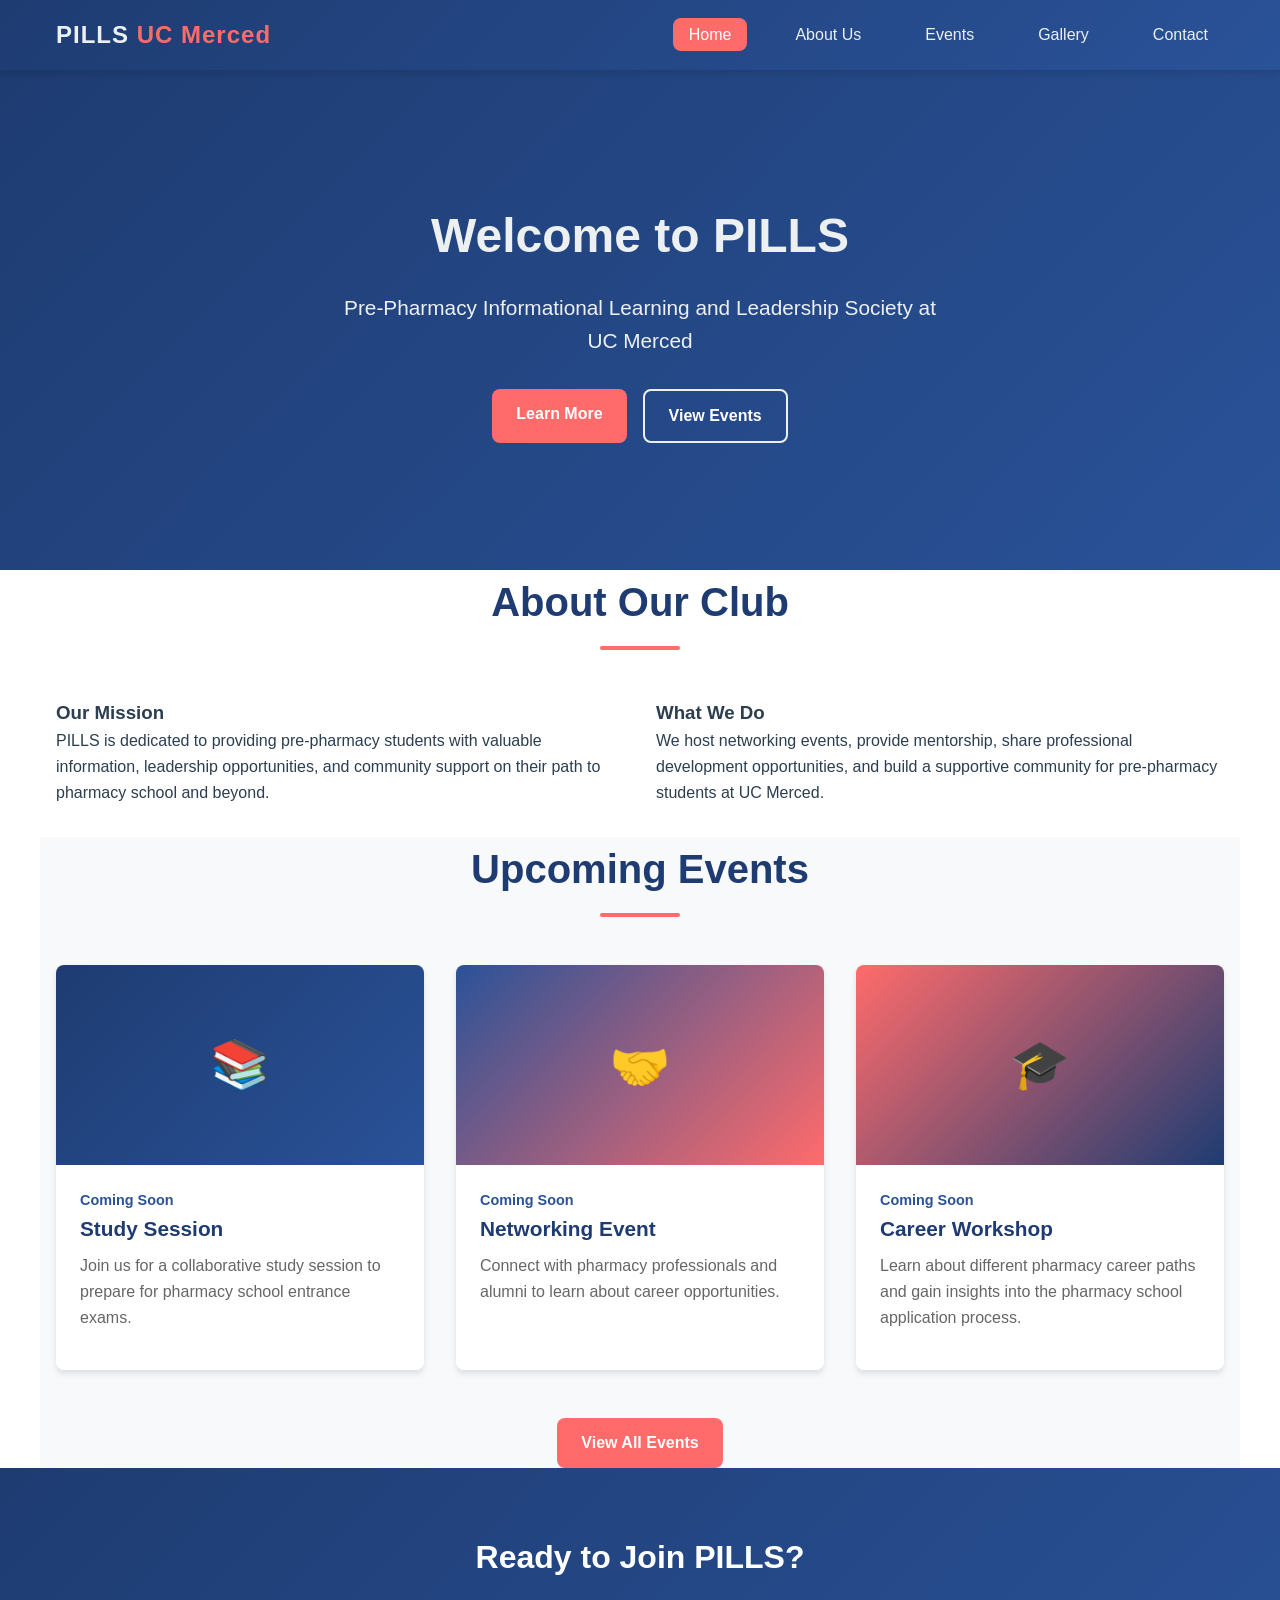
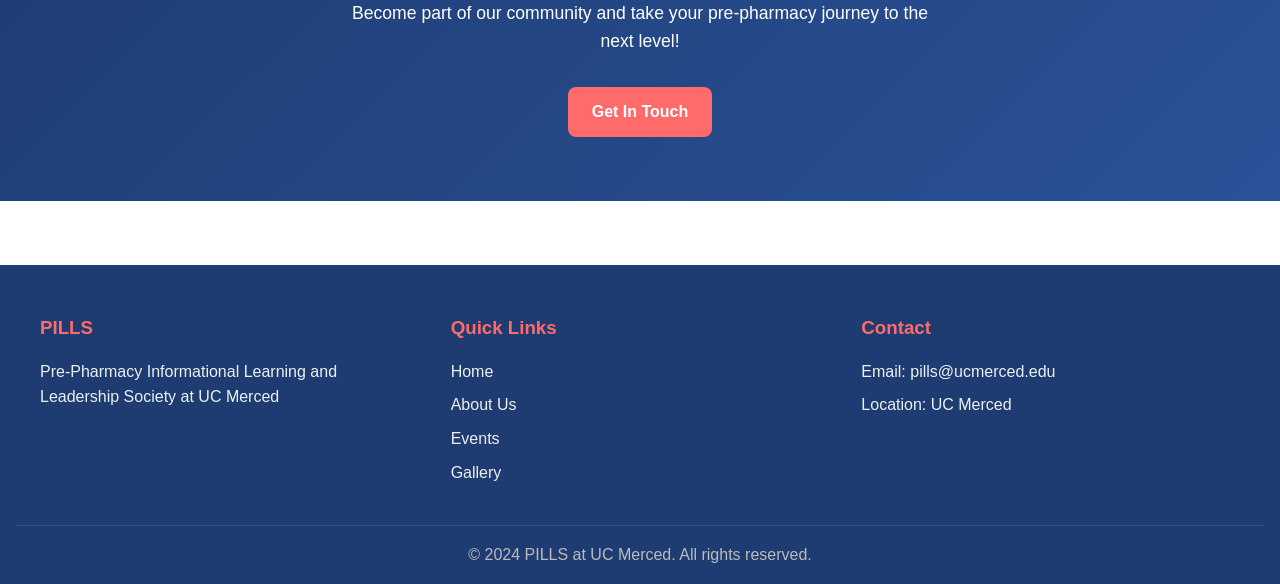
<file: index.html>
<!DOCTYPE html>
<html lang="en">
<head>
  <meta charset="UTF-8">
  <meta name="viewport" content="width=device-width, initial-scale=1.0">
  <title>PILLS at UC Merced - Pre-Pharmacy Club</title>
  <link rel="stylesheet" href="assets/css/styles.css">
</head>
<body>
  <!-- Header & Navigation -->
  <header>
    <div class="header-container">
      <div class="logo">PILLS <span>UC Merced</span></div>
      <button class="menu-toggle">☰</button>
      <nav>
        <ul>
          <li><a href="index.html" class="active">Home</a></li>
          <li><a href="about.html">About Us</a></li>
          <li><a href="events.html">Events</a></li>
          <li><a href="gallery.html">Gallery</a></li>
          <li><a href="contact.html">Contact</a></li>
        </ul>
      </nav>
    </div>
  </header>

  <!-- Hero Section -->
  <section class="hero">
    <div class="container">
      <h1>Welcome to PILLS</h1>
      <p>Pre-Pharmacy Informational Learning and Leadership Society at UC Merced</p>
      <div class="hero-buttons">
        <a href="about.html" class="btn btn-primary">Learn More</a>
        <a href="events.html" class="btn btn-secondary">View Events</a>
      </div>
    </div>
  </section>

  <!-- About Preview Section -->
  <section class="container">
    <h2 class="section-title">About Our Club</h2>
    <div class="grid grid-2">
      <div>
        <h3>Our Mission</h3>
        <p>PILLS is dedicated to providing pre-pharmacy students with valuable information, leadership opportunities, and community support on their path to pharmacy school and beyond.</p>
      </div>
      <div>
        <h3>What We Do</h3>
        <p>We host networking events, provide mentorship, share professional development opportunities, and build a supportive community for pre-pharmacy students at UC Merced.</p>
      </div>
    </div>
  </section>

  <!-- Upcoming Events Preview -->
  <section class="container">
    <h2 class="section-title">Upcoming Events</h2>
    <div class="grid grid-3">
      <div class="card">
        <div style="height: 200px; background: linear-gradient(135deg, #1e3c72, #2a5298); display: flex; align-items: center; justify-content: center; color: white; font-size: 3rem;">📚</div>
        <div class="card-content">
          <div class="card-date">Coming Soon</div>
          <h3 class="card-title">Study Session</h3>
          <p class="card-text">Join us for a collaborative study session to prepare for pharmacy school entrance exams.</p>
        </div>
      </div>
      <div class="card">
        <div style="height: 200px; background: linear-gradient(135deg, #2a5298, #ff6b6b); display: flex; align-items: center; justify-content: center; color: white; font-size: 3rem;">🤝</div>
        <div class="card-content">
          <div class="card-date">Coming Soon</div>
          <h3 class="card-title">Networking Event</h3>
          <p class="card-text">Connect with pharmacy professionals and alumni to learn about career opportunities.</p>
        </div>
      </div>
      <div class="card">
        <div style="height: 200px; background: linear-gradient(135deg, #ff6b6b, #1e3c72); display: flex; align-items: center; justify-content: center; color: white; font-size: 3rem;">🎓</div>
        <div class="card-content">
          <div class="card-date">Coming Soon</div>
          <h3 class="card-title">Career Workshop</h3>
          <p class="card-text">Learn about different pharmacy career paths and gain insights into the pharmacy school application process.</p>
        </div>
      </div>
    </div>
    <div class="text-center mt-3">
      <a href="events.html" class="btn btn-primary">View All Events</a>
    </div>
  </section>

  <!-- Call to Action -->
  <section style="background: linear-gradient(135deg, #1e3c72, #2a5298); color: white; text-align: center;">
    <div class="container">
      <h2 style="font-size: 2rem; margin-bottom: 1rem;">Ready to Join PILLS?</h2>
      <p style="font-size: 1.1rem; margin-bottom: 2rem; max-width: 600px; margin-left: auto; margin-right: auto;">Become part of our community and take your pre-pharmacy journey to the next level!</p>
      <a href="contact.html" class="btn btn-primary">Get In Touch</a>
    </div>
  </section>

  <!-- Footer -->
  <footer>
    <div class="footer-content">
      <div class="footer-section">
        <h3>PILLS</h3>
        <p>Pre-Pharmacy Informational Learning and Leadership Society at UC Merced</p>
      </div>
      <div class="footer-section">
        <h3>Quick Links</h3>
        <ul>
          <li><a href="index.html">Home</a></li>
          <li><a href="about.html">About Us</a></li>
          <li><a href="events.html">Events</a></li>
          <li><a href="gallery.html">Gallery</a></li>
        </ul>
      </div>
      <div class="footer-section">
        <h3>Contact</h3>
        <ul>
          <li>Email: <a href="mailto:pills@ucmerced.edu">pills@ucmerced.edu</a></li>
          <li>Location: UC Merced</li>
        </ul>
      </div>
    </div>
    <div class="footer-bottom">
      <p>&copy; 2024 PILLS at UC Merced. All rights reserved.</p>
    </div>
  </footer>

  <script src="assets/js/script.js"></script>
</body>
</html>
</file>
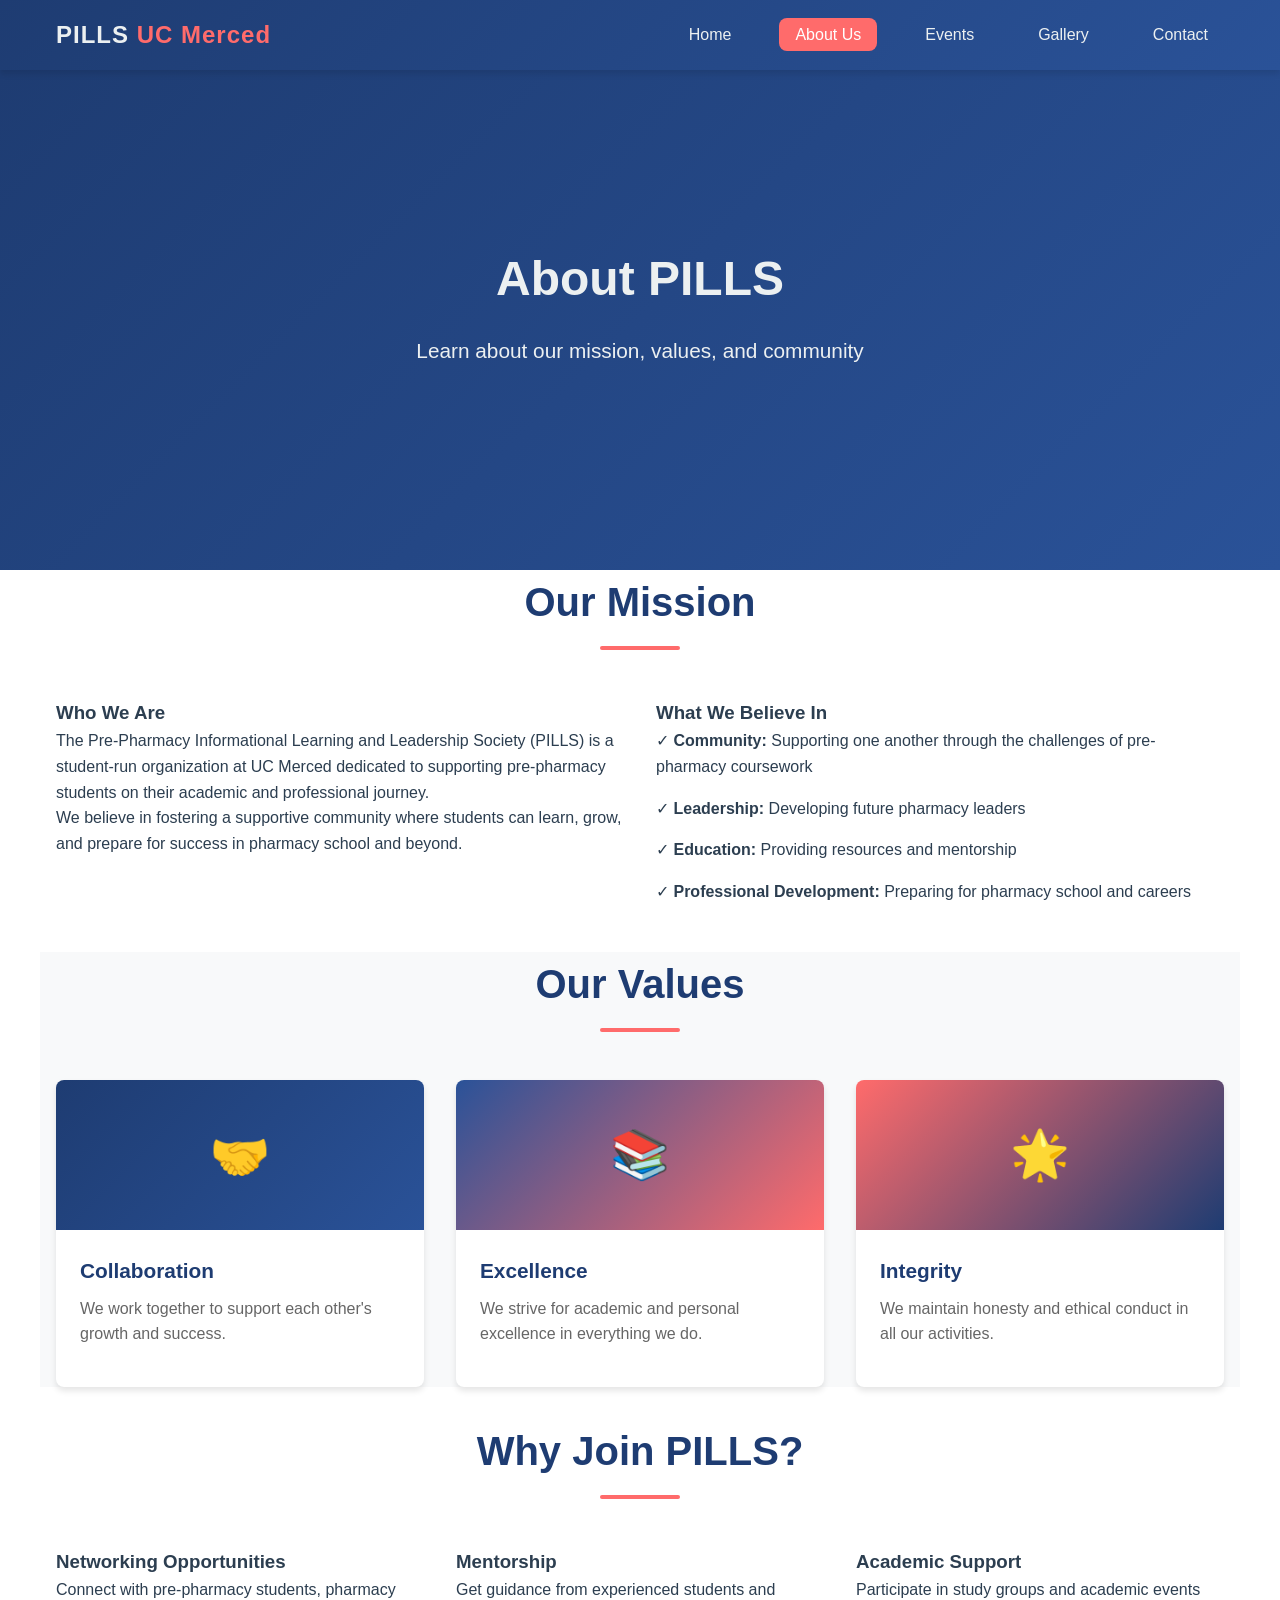
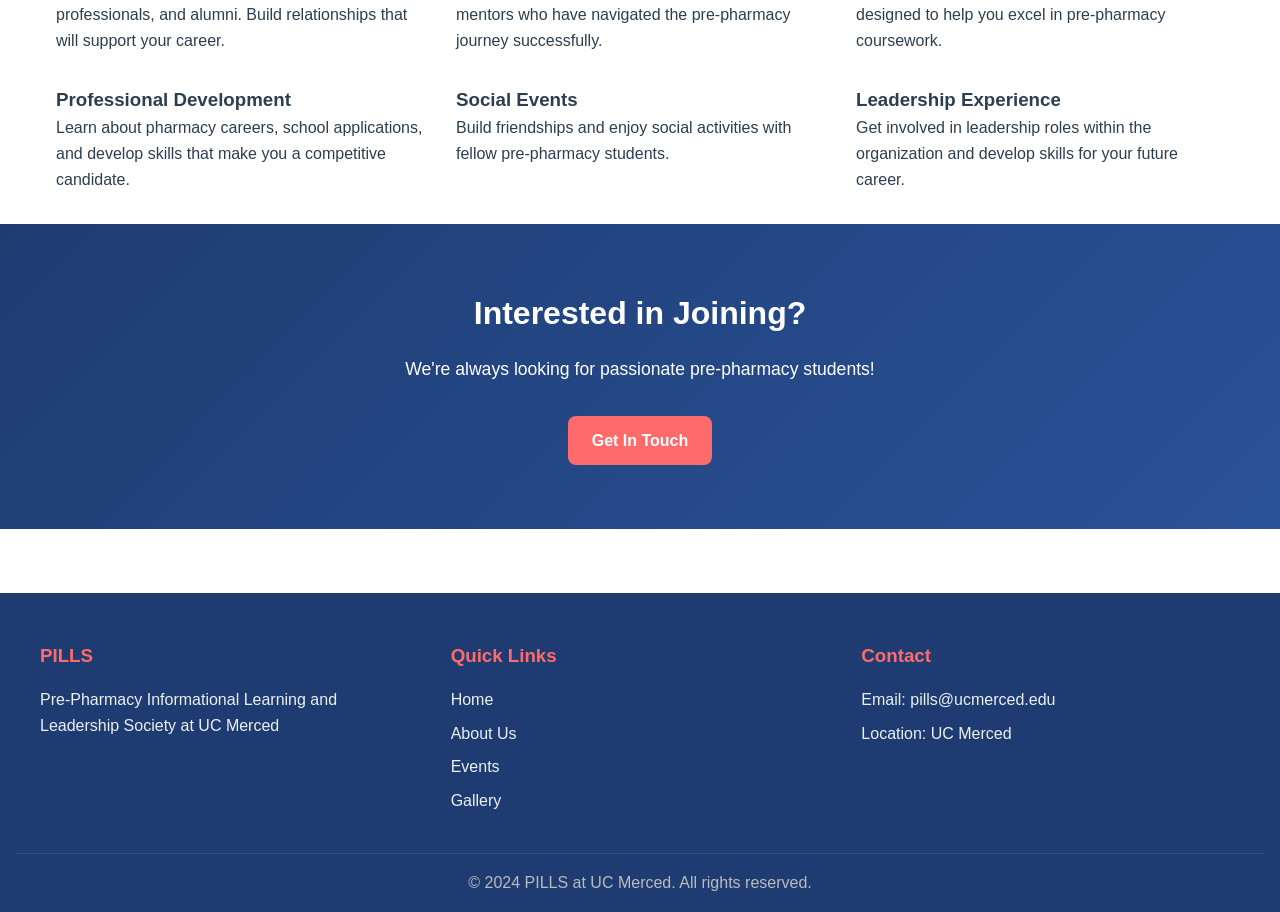
<file: about.html>
<!DOCTYPE html>
<html lang="en">
<head>
  <meta charset="UTF-8">
  <meta name="viewport" content="width=device-width, initial-scale=1.0">
  <title>About Us - PILLS at UC Merced</title>
  <link rel="stylesheet" href="assets/css/styles.css">
</head>
<body>
  <!-- Header & Navigation -->
  <header>
    <div class="header-container">
      <div class="logo">PILLS <span>UC Merced</span></div>
      <button class="menu-toggle">☰</button>
      <nav>
        <ul>
          <li><a href="index.html">Home</a></li>
          <li><a href="about.html" class="active">About Us</a></li>
          <li><a href="events.html">Events</a></li>
          <li><a href="gallery.html">Gallery</a></li>
          <li><a href="contact.html">Contact</a></li>
        </ul>
      </nav>
    </div>
  </header>

  <!-- Hero Section -->
  <section class="hero">
    <div class="container">
      <h1>About PILLS</h1>
      <p>Learn about our mission, values, and community</p>
    </div>
  </section>

  <!-- Mission Section -->
  <section class="container">
    <h2 class="section-title">Our Mission</h2>
    <div class="grid grid-2">
      <div>
        <h3>Who We Are</h3>
        <p>The Pre-Pharmacy Informational Learning and Leadership Society (PILLS) is a student-run organization at UC Merced dedicated to supporting pre-pharmacy students on their academic and professional journey.</p>
        <p>We believe in fostering a supportive community where students can learn, grow, and prepare for success in pharmacy school and beyond.</p>
      </div>
      <div>
        <h3>What We Believe In</h3>
        <ul style="list-style: none; padding: 0;">
          <li style="margin-bottom: 1rem;">✓ <strong>Community:</strong> Supporting one another through the challenges of pre-pharmacy coursework</li>
          <li style="margin-bottom: 1rem;">✓ <strong>Leadership:</strong> Developing future pharmacy leaders</li>
          <li style="margin-bottom: 1rem;">✓ <strong>Education:</strong> Providing resources and mentorship</li>
          <li style="margin-bottom: 1rem;">✓ <strong>Professional Development:</strong> Preparing for pharmacy school and careers</li>
        </ul>
      </div>
    </div>
  </section>

  <!-- Values Section -->
  <section class="container">
    <h2 class="section-title">Our Values</h2>
    <div class="grid grid-3">
      <div class="card">
        <div style="height: 150px; background: linear-gradient(135deg, #1e3c72, #2a5298); display: flex; align-items: center; justify-content: center; color: white; font-size: 3rem;">🤝</div>
        <div class="card-content">
          <h3 class="card-title">Collaboration</h3>
          <p class="card-text">We work together to support each other's growth and success.</p>
        </div>
      </div>
      <div class="card">
        <div style="height: 150px; background: linear-gradient(135deg, #2a5298, #ff6b6b); display: flex; align-items: center; justify-content: center; color: white; font-size: 3rem;">📚</div>
        <div class="card-content">
          <h3 class="card-title">Excellence</h3>
          <p class="card-text">We strive for academic and personal excellence in everything we do.</p>
        </div>
      </div>
      <div class="card">
        <div style="height: 150px; background: linear-gradient(135deg, #ff6b6b, #1e3c72); display: flex; align-items: center; justify-content: center; color: white; font-size: 3rem;">🌟</div>
        <div class="card-content">
          <h3 class="card-title">Integrity</h3>
          <p class="card-text">We maintain honesty and ethical conduct in all our activities.</p>
        </div>
      </div>
    </div>
  </section>

  <!-- Why Join Section -->
  <section class="container">
    <h2 class="section-title">Why Join PILLS?</h2>
    <div class="grid grid-2">
      <div>
        <h3>Networking Opportunities</h3>
        <p>Connect with pre-pharmacy students, pharmacy professionals, and alumni. Build relationships that will support your career.</p>
      </div>
      <div>
        <h3>Mentorship</h3>
        <p>Get guidance from experienced students and mentors who have navigated the pre-pharmacy journey successfully.</p>
      </div>
      <div>
        <h3>Academic Support</h3>
        <p>Participate in study groups and academic events designed to help you excel in pre-pharmacy coursework.</p>
      </div>
      <div>
        <h3>Professional Development</h3>
        <p>Learn about pharmacy careers, school applications, and develop skills that make you a competitive candidate.</p>
      </div>
      <div>
        <h3>Social Events</h3>
        <p>Build friendships and enjoy social activities with fellow pre-pharmacy students.</p>
      </div>
      <div>
        <h3>Leadership Experience</h3>
        <p>Get involved in leadership roles within the organization and develop skills for your future career.</p>
      </div>
    </div>
  </section>

  <!-- Call to Action -->
  <section style="background: linear-gradient(135deg, #1e3c72, #2a5298); color: white; text-align: center;">
    <div class="container">
      <h2 style="font-size: 2rem; margin-bottom: 1rem;">Interested in Joining?</h2>
      <p style="font-size: 1.1rem; margin-bottom: 2rem;">We're always looking for passionate pre-pharmacy students!</p>
      <a href="contact.html" class="btn btn-primary">Get In Touch</a>
    </div>
  </section>

  <!-- Footer -->
  <footer>
    <div class="footer-content">
      <div class="footer-section">
        <h3>PILLS</h3>
        <p>Pre-Pharmacy Informational Learning and Leadership Society at UC Merced</p>
      </div>
      <div class="footer-section">
        <h3>Quick Links</h3>
        <ul>
          <li><a href="index.html">Home</a></li>
          <li><a href="about.html">About Us</a></li>
          <li><a href="events.html">Events</a></li>
          <li><a href="gallery.html">Gallery</a></li>
        </ul>
      </div>
      <div class="footer-section">
        <h3>Contact</h3>
        <ul>
          <li>Email: <a href="mailto:pills@ucmerced.edu">pills@ucmerced.edu</a></li>
          <li>Location: UC Merced</li>
        </ul>
      </div>
    </div>
    <div class="footer-bottom">
      <p>&copy; 2024 PILLS at UC Merced. All rights reserved.</p>
    </div>
  </footer>

  <script src="assets/js/script.js"></script>
</body>
</html>
</file>
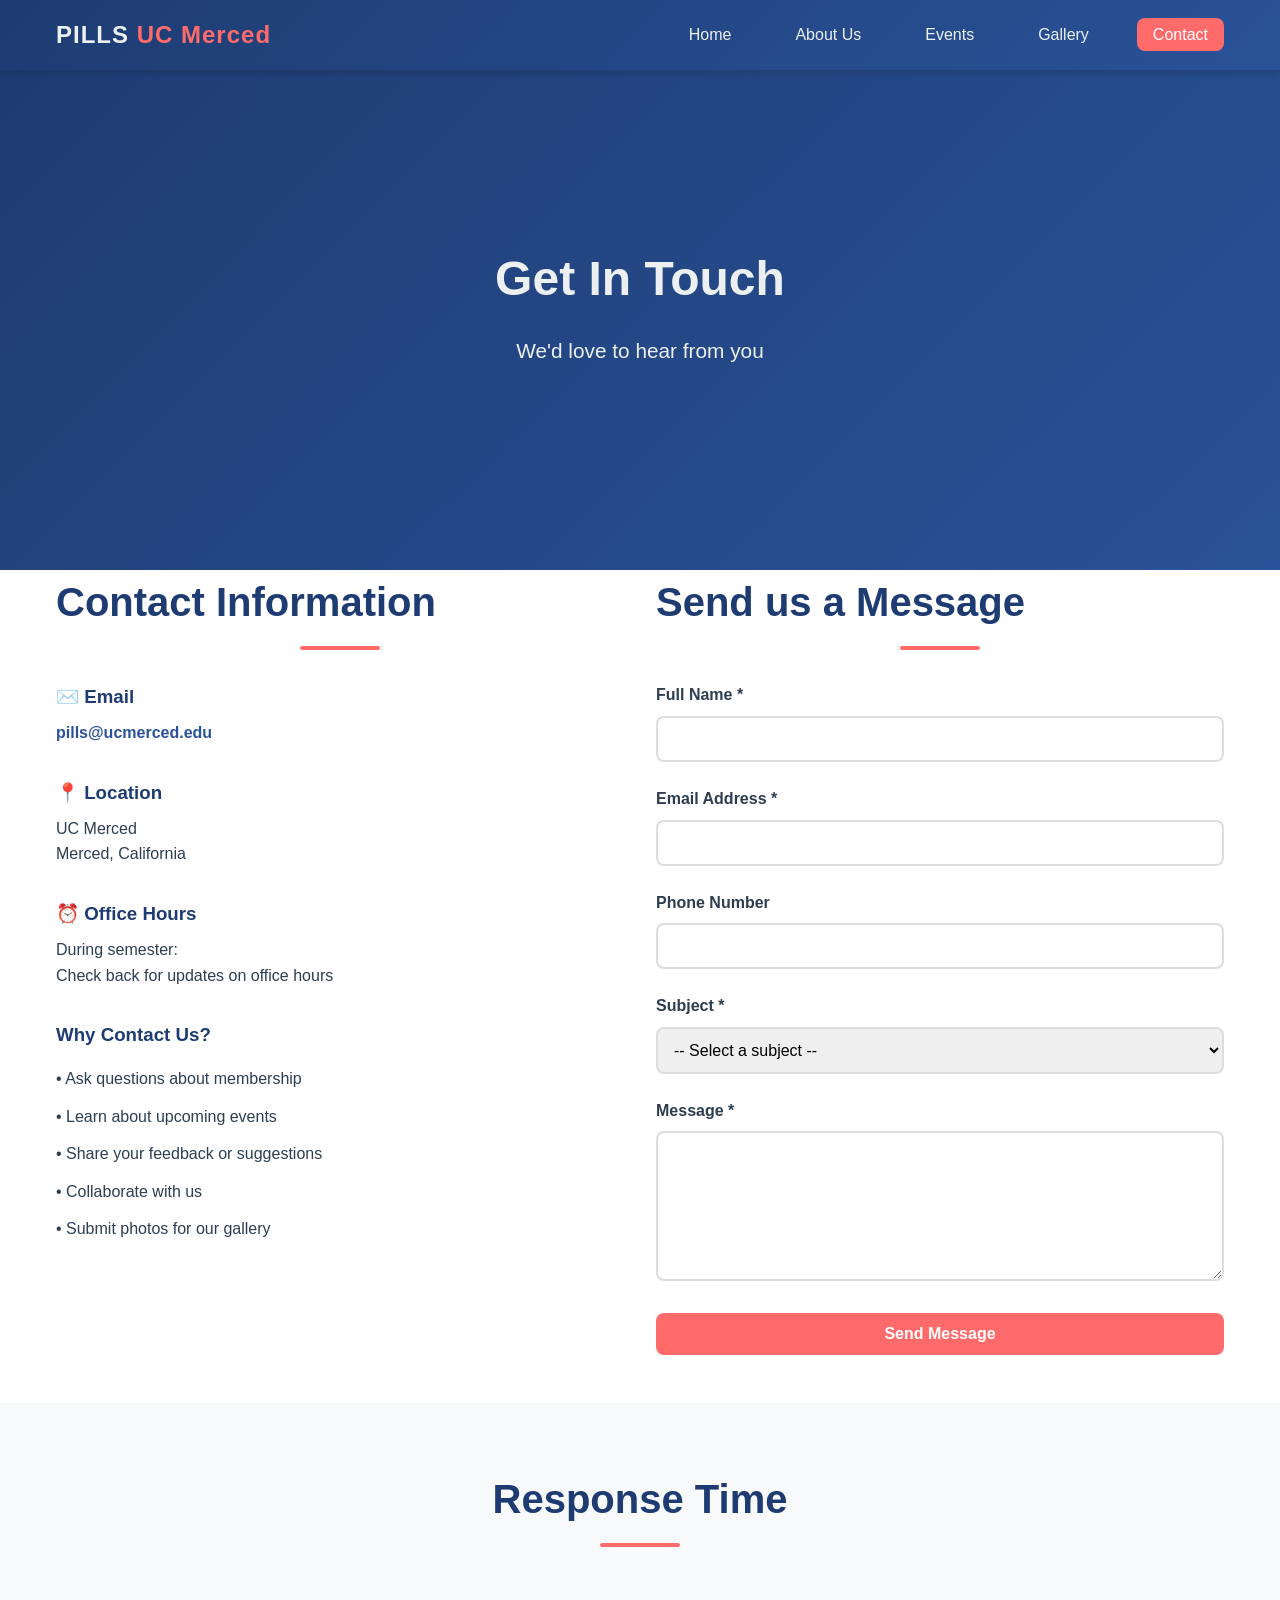
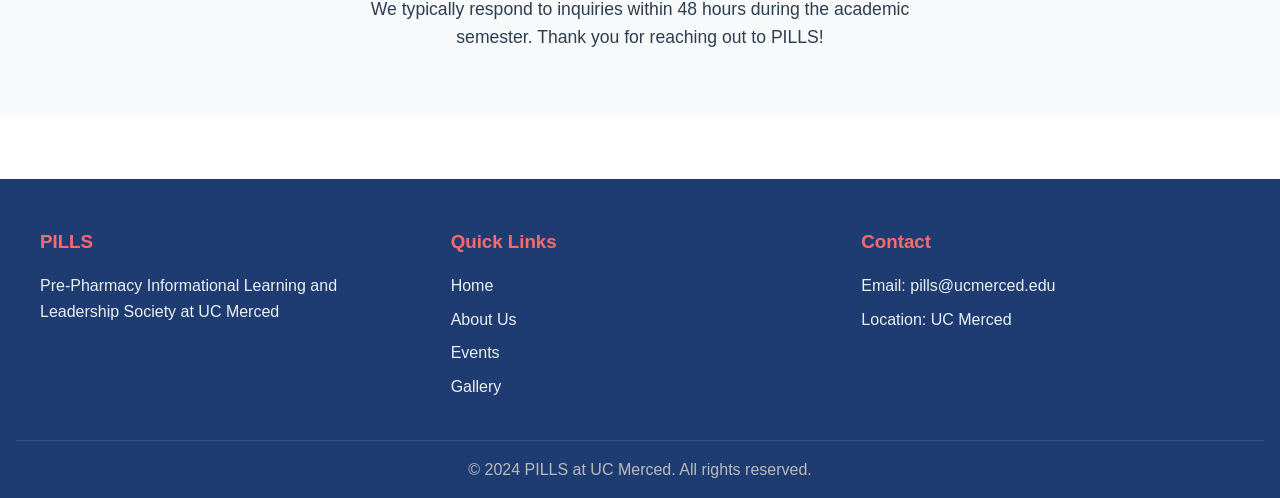
<file: contact.html>
<!DOCTYPE html>
<html lang="en">
<head>
  <meta charset="UTF-8">
  <meta name="viewport" content="width=device-width, initial-scale=1.0">
  <title>Contact - PILLS at UC Merced</title>
  <link rel="stylesheet" href="assets/css/styles.css">
</head>
<body>
  <!-- Header & Navigation -->
  <header>
    <div class="header-container">
      <div class="logo">PILLS <span>UC Merced</span></div>
      <button class="menu-toggle">☰</button>
      <nav>
        <ul>
          <li><a href="index.html">Home</a></li>
          <li><a href="about.html">About Us</a></li>
          <li><a href="events.html">Events</a></li>
          <li><a href="gallery.html">Gallery</a></li>
          <li><a href="contact.html" class="active">Contact</a></li>
        </ul>
      </nav>
    </div>
  </header>

  <!-- Hero Section -->
  <section class="hero">
    <div class="container">
      <h1>Get In Touch</h1>
      <p>We'd love to hear from you</p>
    </div>
  </section>

  <!-- Contact Information & Form Section -->
  <section class="container">
    <div class="grid grid-2" style="margin-bottom: 3rem;">
      <!-- Contact Info -->
      <div>
        <h2 class="section-title" style="text-align: left; margin-bottom: 2rem;">Contact Information</h2>
        
        <div style="margin-bottom: 2rem;">
          <h3 style="color: var(--primary-color); margin-bottom: 0.5rem;">✉️ Email</h3>
          <p><a href="mailto:pills@ucmerced.edu" style="color: var(--secondary-color); font-weight: 600;">pills@ucmerced.edu</a></p>
        </div>

        <div style="margin-bottom: 2rem;">
          <h3 style="color: var(--primary-color); margin-bottom: 0.5rem;">📍 Location</h3>
          <p>UC Merced<br>Merced, California</p>
        </div>

        <div style="margin-bottom: 2rem;">
          <h3 style="color: var(--primary-color); margin-bottom: 0.5rem;">⏰ Office Hours</h3>
          <p>During semester:<br>Check back for updates on office hours</p>
        </div>

        <div>
          <h3 style="color: var(--primary-color); margin-bottom: 1rem;">Why Contact Us?</h3>
          <ul style="list-style: none; padding: 0;">
            <li style="margin-bottom: 0.75rem;">• Ask questions about membership</li>
            <li style="margin-bottom: 0.75rem;">• Learn about upcoming events</li>
            <li style="margin-bottom: 0.75rem;">• Share your feedback or suggestions</li>
            <li style="margin-bottom: 0.75rem;">• Collaborate with us</li>
            <li style="margin-bottom: 0.75rem;">• Submit photos for our gallery</li>
          </ul>
        </div>
      </div>

      <!-- Contact Form -->
      <div>
        <h2 class="section-title" style="text-align: left; margin-bottom: 2rem;">Send us a Message</h2>
        <form id="contactForm">
          <div class="form-group">
            <label for="name">Full Name *</label>
            <input type="text" id="name" name="name" required>
          </div>

          <div class="form-group">
            <label for="email">Email Address *</label>
            <input type="email" id="email" name="email" required>
          </div>

          <div class="form-group">
            <label for="phone">Phone Number</label>
            <input type="tel" id="phone" name="phone">
          </div>

          <div class="form-group">
            <label for="subject">Subject *</label>
            <select id="subject" name="subject" required>
              <option value="">-- Select a subject --</option>
              <option value="membership">Membership Inquiry</option>
              <option value="events">Events & Activities</option>
              <option value="mentorship">Mentorship</option>
              <option value="feedback">Feedback</option>
              <option value="collaboration">Collaboration</option>
              <option value="other">Other</option>
            </select>
          </div>

          <div class="form-group">
            <label for="message">Message *</label>
            <textarea id="message" name="message" required></textarea>
          </div>

          <button type="submit" class="btn btn-primary" style="width: 100%;">Send Message</button>
        </form>
      </div>
    </div>
  </section>

  <!-- Response Time Section -->
  <section style="background: var(--light-bg);">
    <div class="container text-center">
      <h2 class="section-title">Response Time</h2>
      <p style="font-size: 1.1rem; max-width: 600px; margin: 0 auto;">We typically respond to inquiries within 48 hours during the academic semester. Thank you for reaching out to PILLS!</p>
    </div>
  </section>

  <!-- Footer -->
  <footer>
    <div class="footer-content">
      <div class="footer-section">
        <h3>PILLS</h3>
        <p>Pre-Pharmacy Informational Learning and Leadership Society at UC Merced</p>
      </div>
      <div class="footer-section">
        <h3>Quick Links</h3>
        <ul>
          <li><a href="index.html">Home</a></li>
          <li><a href="about.html">About Us</a></li>
          <li><a href="events.html">Events</a></li>
          <li><a href="gallery.html">Gallery</a></li>
        </ul>
      </div>
      <div class="footer-section">
        <h3>Contact</h3>
        <ul>
          <li>Email: <a href="mailto:pills@ucmerced.edu">pills@ucmerced.edu</a></li>
          <li>Location: UC Merced</li>
        </ul>
      </div>
    </div>
    <div class="footer-bottom">
      <p>&copy; 2024 PILLS at UC Merced. All rights reserved.</p>
    </div>
  </footer>

  <script src="assets/js/script.js"></script>
</body>
</html>
</file>
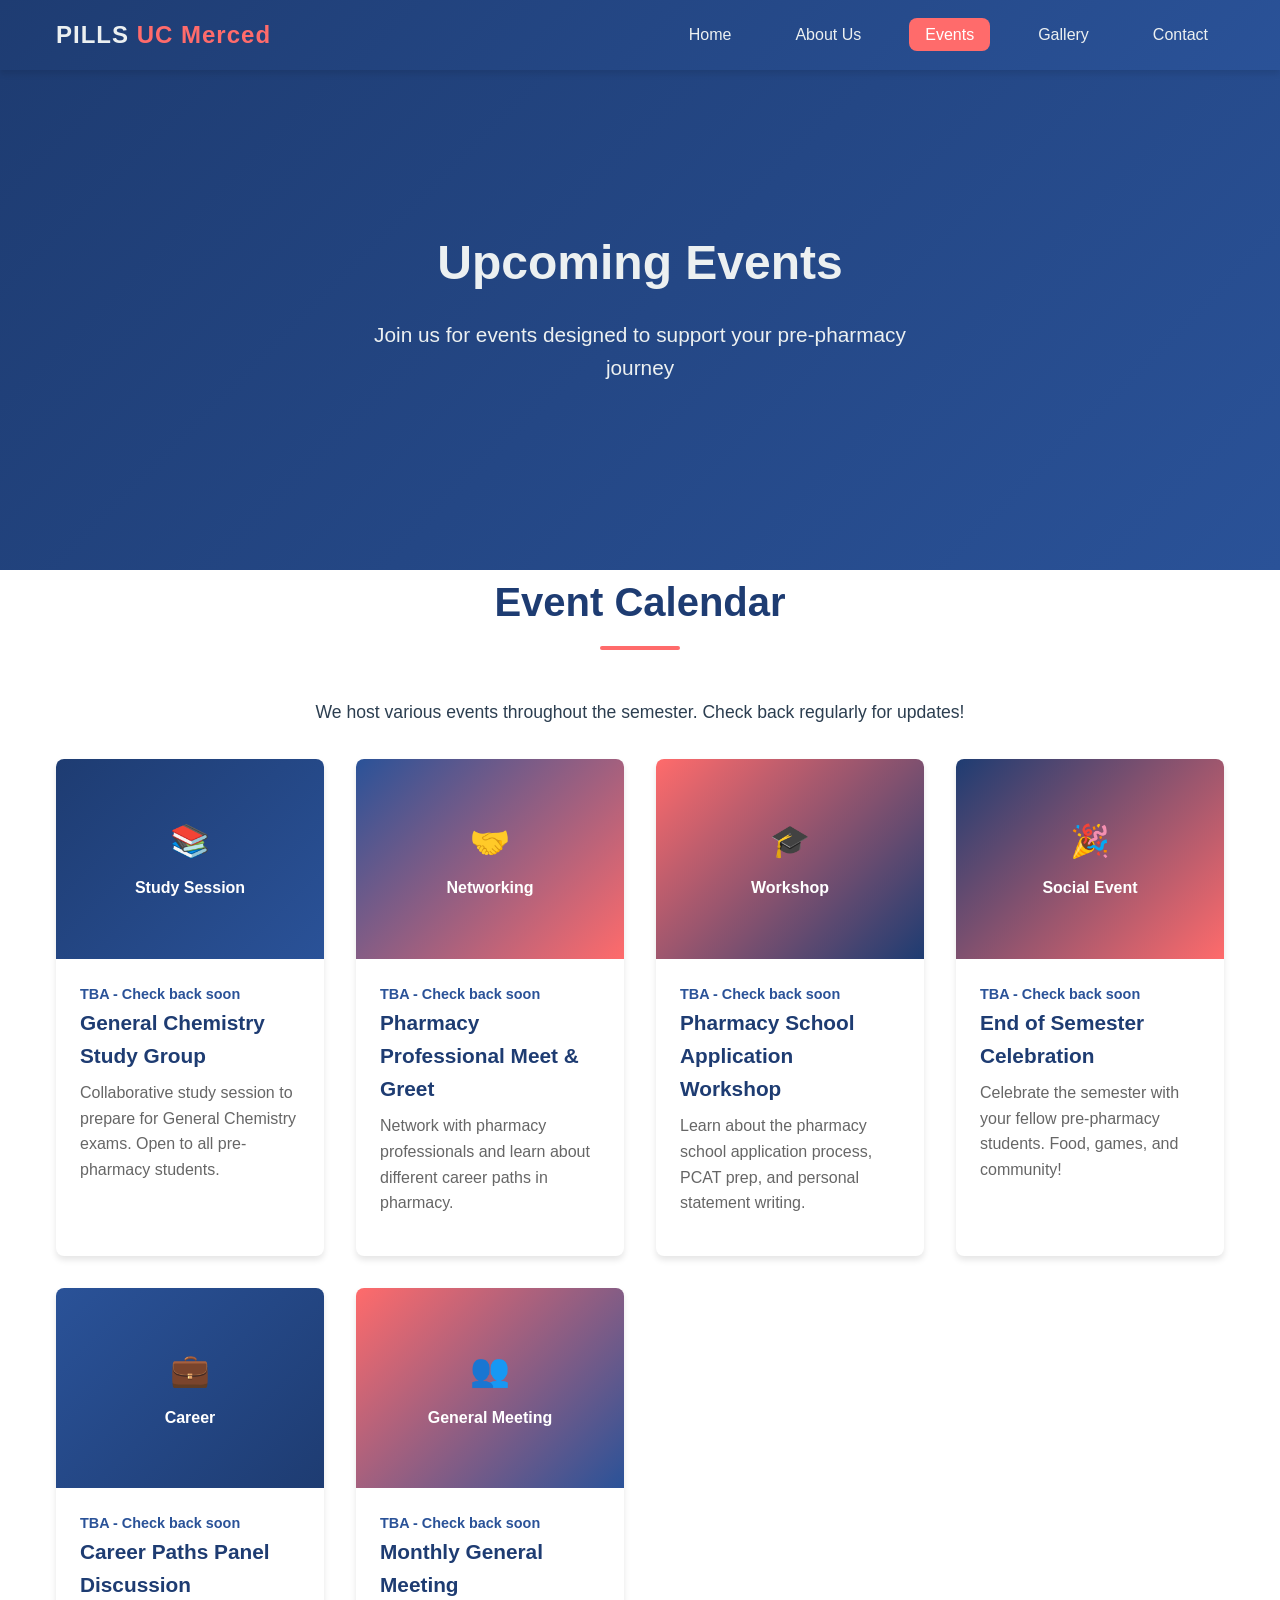
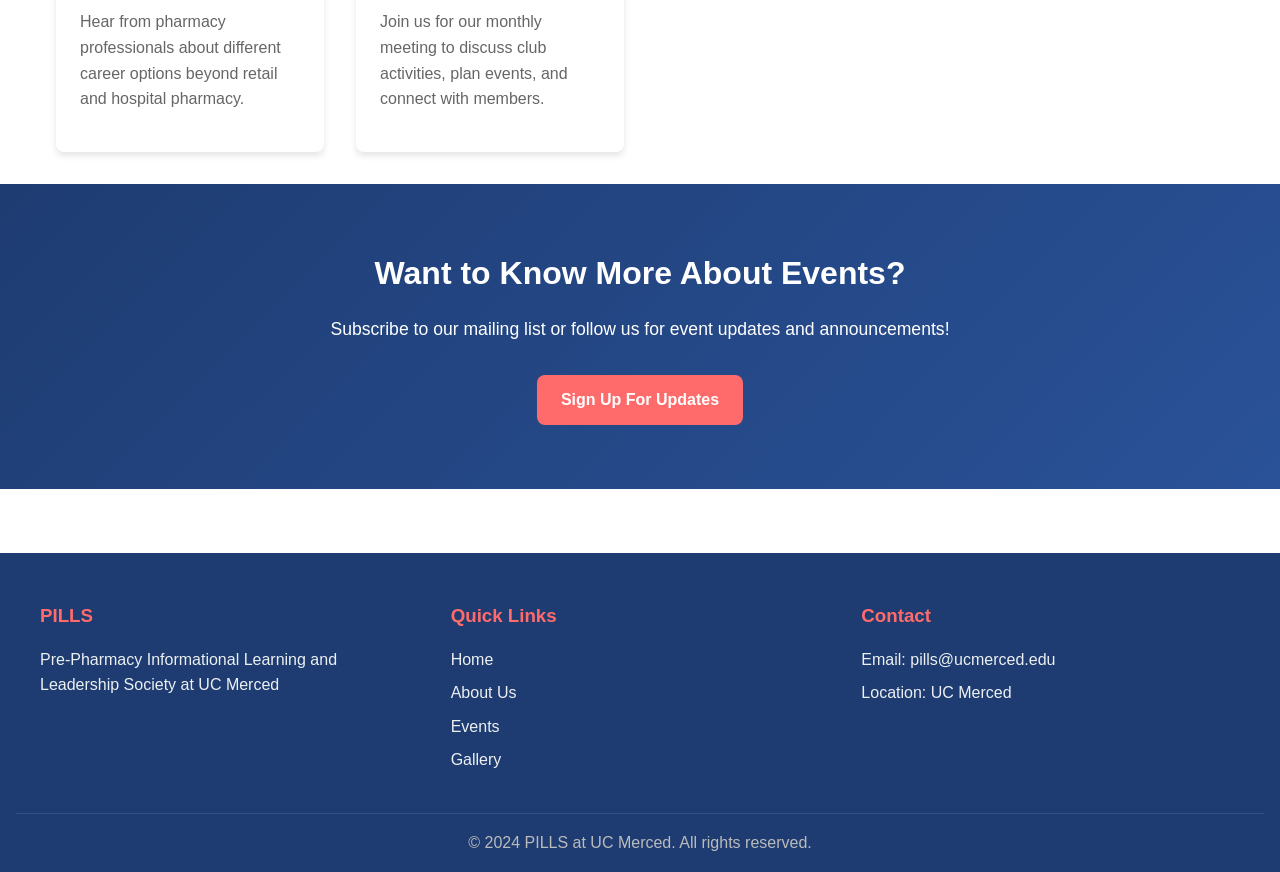
<file: events.html>
<!DOCTYPE html>
<html lang="en">
<head>
  <meta charset="UTF-8">
  <meta name="viewport" content="width=device-width, initial-scale=1.0">
  <title>Events - PILLS at UC Merced</title>
  <link rel="stylesheet" href="assets/css/styles.css">
</head>
<body>
  <!-- Header & Navigation -->
  <header>
    <div class="header-container">
      <div class="logo">PILLS <span>UC Merced</span></div>
      <button class="menu-toggle">☰</button>
      <nav>
        <ul>
          <li><a href="index.html">Home</a></li>
          <li><a href="about.html">About Us</a></li>
          <li><a href="events.html" class="active">Events</a></li>
          <li><a href="gallery.html">Gallery</a></li>
          <li><a href="contact.html">Contact</a></li>
        </ul>
      </nav>
    </div>
  </header>

  <!-- Hero Section -->
  <section class="hero">
    <div class="container">
      <h1>Upcoming Events</h1>
      <p>Join us for events designed to support your pre-pharmacy journey</p>
    </div>
  </section>

  <!-- Events Calendar Section -->
  <section class="container">
    <h2 class="section-title">Event Calendar</h2>
    <p style="text-align: center; margin-bottom: 2rem; font-size: 1.1rem;">We host various events throughout the semester. Check back regularly for updates!</p>
    
    <div class="grid grid-3">
      <!-- Sample Event 1 -->
      <div class="card">
        <div style="height: 200px; background: linear-gradient(135deg, #1e3c72, #2a5298); display: flex; align-items: center; justify-content: center; color: white; font-size: 3rem; flex-direction: column;">
          <div style="font-size: 2rem; margin-bottom: 0.5rem;">📚</div>
          <div style="font-size: 1rem; font-weight: bold;">Study Session</div>
        </div>
        <div class="card-content">
          <div class="card-date">TBA - Check back soon</div>
          <h3 class="card-title">General Chemistry Study Group</h3>
          <p class="card-text">Collaborative study session to prepare for General Chemistry exams. Open to all pre-pharmacy students.</p>
        </div>
      </div>

      <!-- Sample Event 2 -->
      <div class="card">
        <div style="height: 200px; background: linear-gradient(135deg, #2a5298, #ff6b6b); display: flex; align-items: center; justify-content: center; color: white; font-size: 3rem; flex-direction: column;">
          <div style="font-size: 2rem; margin-bottom: 0.5rem;">🤝</div>
          <div style="font-size: 1rem; font-weight: bold;">Networking</div>
        </div>
        <div class="card-content">
          <div class="card-date">TBA - Check back soon</div>
          <h3 class="card-title">Pharmacy Professional Meet & Greet</h3>
          <p class="card-text">Network with pharmacy professionals and learn about different career paths in pharmacy.</p>
        </div>
      </div>

      <!-- Sample Event 3 -->
      <div class="card">
        <div style="height: 200px; background: linear-gradient(135deg, #ff6b6b, #1e3c72); display: flex; align-items: center; justify-content: center; color: white; font-size: 3rem; flex-direction: column;">
          <div style="font-size: 2rem; margin-bottom: 0.5rem;">🎓</div>
          <div style="font-size: 1rem; font-weight: bold;">Workshop</div>
        </div>
        <div class="card-content">
          <div class="card-date">TBA - Check back soon</div>
          <h3 class="card-title">Pharmacy School Application Workshop</h3>
          <p class="card-text">Learn about the pharmacy school application process, PCAT prep, and personal statement writing.</p>
        </div>
      </div>

      <!-- Sample Event 4 -->
      <div class="card">
        <div style="height: 200px; background: linear-gradient(135deg, #1e3c72, #ff6b6b); display: flex; align-items: center; justify-content: center; color: white; font-size: 3rem; flex-direction: column;">
          <div style="font-size: 2rem; margin-bottom: 0.5rem;">🎉</div>
          <div style="font-size: 1rem; font-weight: bold;">Social Event</div>
        </div>
        <div class="card-content">
          <div class="card-date">TBA - Check back soon</div>
          <h3 class="card-title">End of Semester Celebration</h3>
          <p class="card-text">Celebrate the semester with your fellow pre-pharmacy students. Food, games, and community!</p>
        </div>
      </div>

      <!-- Sample Event 5 -->
      <div class="card">
        <div style="height: 200px; background: linear-gradient(135deg, #2a5298, #1e3c72); display: flex; align-items: center; justify-content: center; color: white; font-size: 3rem; flex-direction: column;">
          <div style="font-size: 2rem; margin-bottom: 0.5rem;">💼</div>
          <div style="font-size: 1rem; font-weight: bold;">Career</div>
        </div>
        <div class="card-content">
          <div class="card-date">TBA - Check back soon</div>
          <h3 class="card-title">Career Paths Panel Discussion</h3>
          <p class="card-text">Hear from pharmacy professionals about different career options beyond retail and hospital pharmacy.</p>
        </div>
      </div>

      <!-- Sample Event 6 -->
      <div class="card">
        <div style="height: 200px; background: linear-gradient(135deg, #ff6b6b, #2a5298); display: flex; align-items: center; justify-content: center; color: white; font-size: 3rem; flex-direction: column;">
          <div style="font-size: 2rem; margin-bottom: 0.5rem;">👥</div>
          <div style="font-size: 1rem; font-weight: bold;">General Meeting</div>
        </div>
        <div class="card-content">
          <div class="card-date">TBA - Check back soon</div>
          <h3 class="card-title">Monthly General Meeting</h3>
          <p class="card-text">Join us for our monthly meeting to discuss club activities, plan events, and connect with members.</p>
        </div>
      </div>
    </div>
  </section>

  <!-- Contact Section -->
  <section style="background: linear-gradient(135deg, #1e3c72, #2a5298); color: white; text-align: center;">
    <div class="container">
      <h2 style="font-size: 2rem; margin-bottom: 1rem;">Want to Know More About Events?</h2>
      <p style="font-size: 1.1rem; margin-bottom: 2rem;">Subscribe to our mailing list or follow us for event updates and announcements!</p>
      <a href="contact.html" class="btn btn-primary">Sign Up For Updates</a>
    </div>
  </section>

  <!-- Footer -->
  <footer>
    <div class="footer-content">
      <div class="footer-section">
        <h3>PILLS</h3>
        <p>Pre-Pharmacy Informational Learning and Leadership Society at UC Merced</p>
      </div>
      <div class="footer-section">
        <h3>Quick Links</h3>
        <ul>
          <li><a href="index.html">Home</a></li>
          <li><a href="about.html">About Us</a></li>
          <li><a href="events.html">Events</a></li>
          <li><a href="gallery.html">Gallery</a></li>
        </ul>
      </div>
      <div class="footer-section">
        <h3>Contact</h3>
        <ul>
          <li>Email: <a href="mailto:pills@ucmerced.edu">pills@ucmerced.edu</a></li>
          <li>Location: UC Merced</li>
        </ul>
      </div>
    </div>
    <div class="footer-bottom">
      <p>&copy; 2024 PILLS at UC Merced. All rights reserved.</p>
    </div>
  </footer>

  <script src="assets/js/script.js"></script>
</body>
</html>
</file>
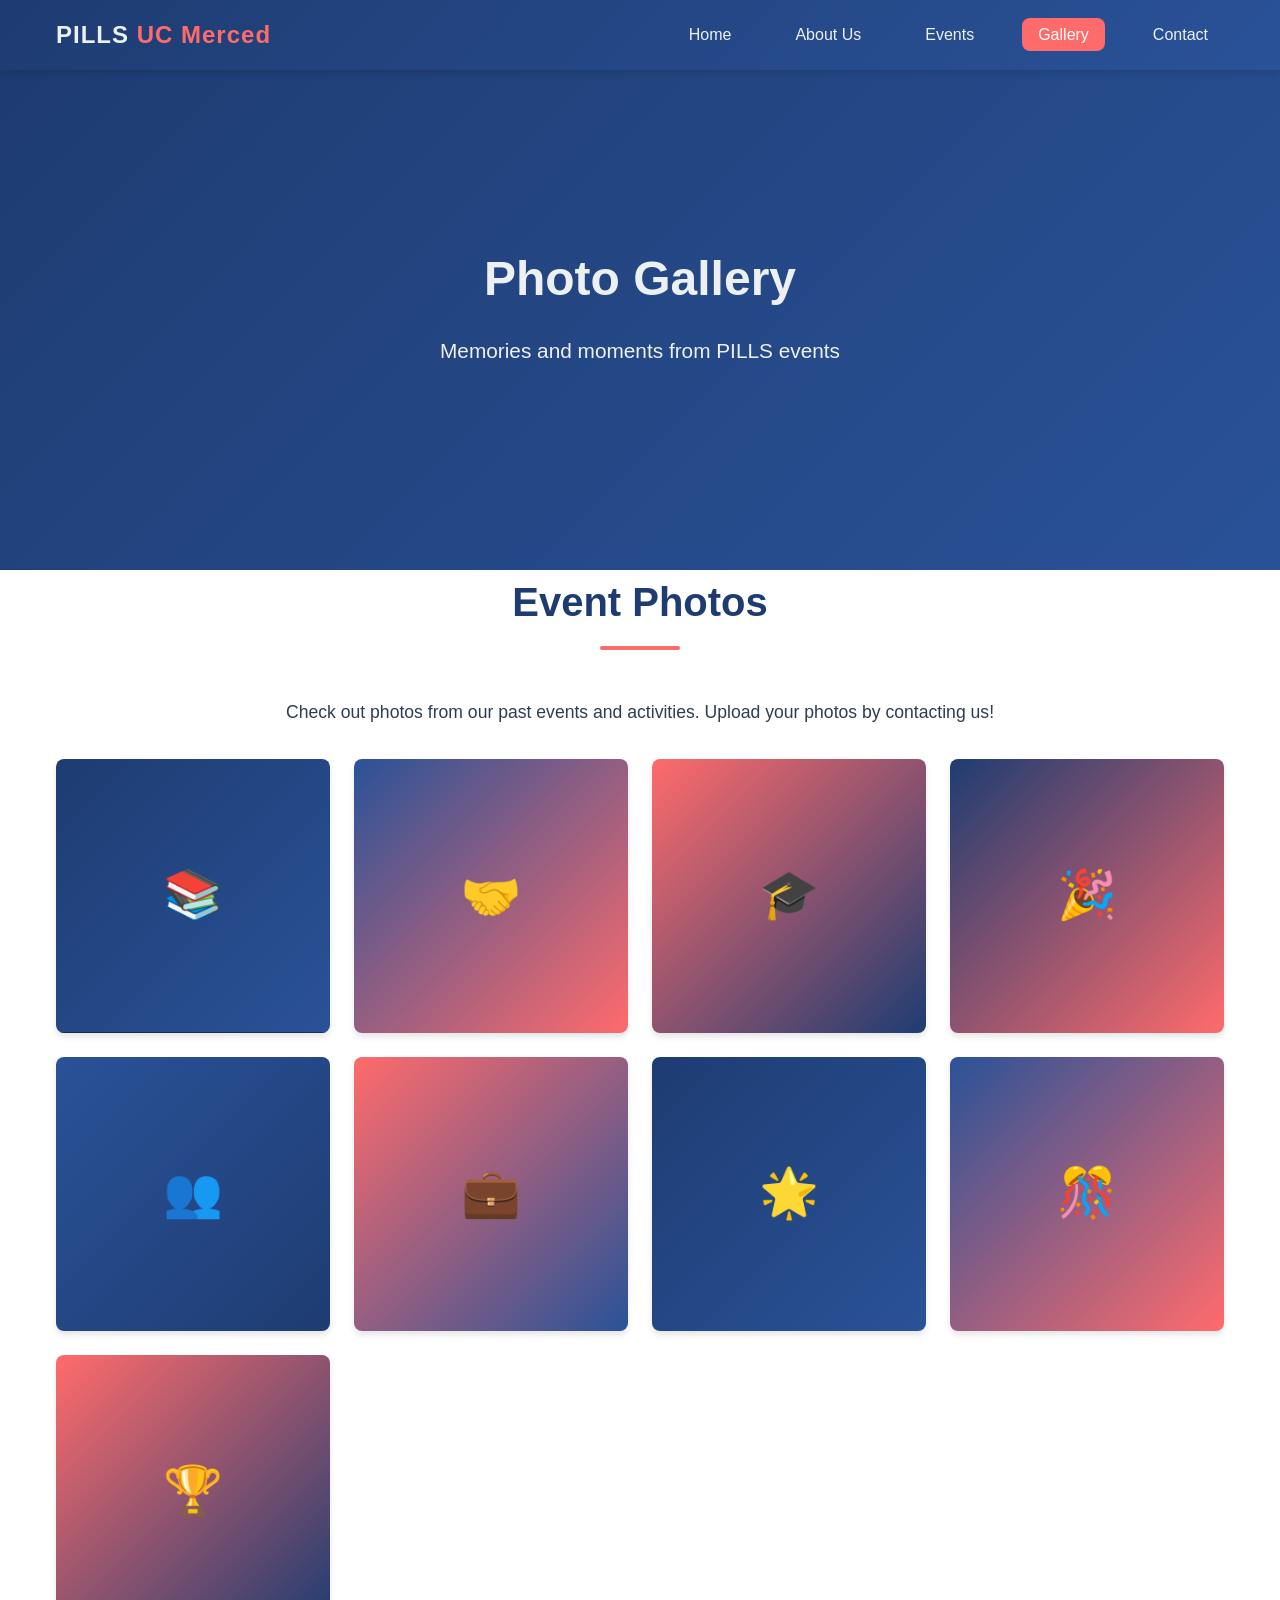
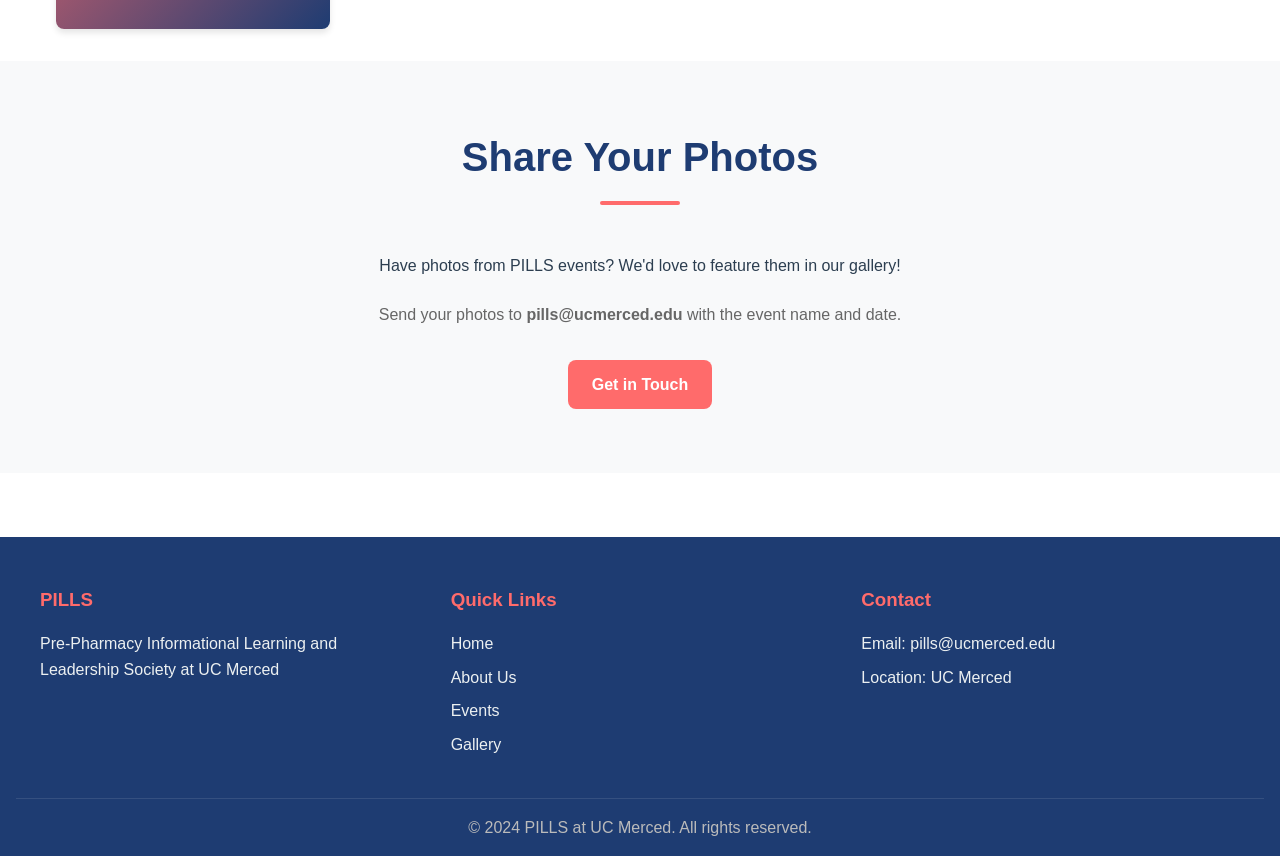
<file: gallery.html>
<!DOCTYPE html>
<html lang="en">
<head>
  <meta charset="UTF-8">
  <meta name="viewport" content="width=device-width, initial-scale=1.0">
  <title>Gallery - PILLS at UC Merced</title>
  <link rel="stylesheet" href="assets/css/styles.css">
  <style>
    .gallery-grid {
      display: grid;
      grid-template-columns: repeat(auto-fill, minmax(250px, 1fr));
      gap: 1.5rem;
      margin-bottom: 2rem;
    }

    .gallery-item {
      position: relative;
      overflow: hidden;
      border-radius: var(--border-radius);
      aspect-ratio: 1;
      background: linear-gradient(135deg, #1e3c72, #2a5298);
      display: flex;
      align-items: center;
      justify-content: center;
      color: white;
      font-size: 3rem;
      cursor: pointer;
      transition: var(--transition);
      box-shadow: var(--shadow);
    }

    .gallery-item:hover {
      transform: scale(1.05);
      box-shadow: 0 8px 16px rgba(0, 0, 0, 0.2);
    }

    .gallery-item-overlay {
      position: absolute;
      bottom: 0;
      left: 0;
      right: 0;
      background: rgba(0, 0, 0, 0.7);
      color: white;
      padding: 1rem;
      transform: translateY(100%);
      transition: var(--transition);
    }

    .gallery-item:hover .gallery-item-overlay {
      transform: translateY(0);
    }
  </style>
</head>
<body>
  <!-- Header & Navigation -->
  <header>
    <div class="header-container">
      <div class="logo">PILLS <span>UC Merced</span></div>
      <button class="menu-toggle">☰</button>
      <nav>
        <ul>
          <li><a href="index.html">Home</a></li>
          <li><a href="about.html">About Us</a></li>
          <li><a href="events.html">Events</a></li>
          <li><a href="gallery.html" class="active">Gallery</a></li>
          <li><a href="contact.html">Contact</a></li>
        </ul>
      </nav>
    </div>
  </header>

  <!-- Hero Section -->
  <section class="hero">
    <div class="container">
      <h1>Photo Gallery</h1>
      <p>Memories and moments from PILLS events</p>
    </div>
  </section>

  <!-- Gallery Section -->
  <section class="container">
    <h2 class="section-title">Event Photos</h2>
    <p style="text-align: center; margin-bottom: 2rem; font-size: 1.1rem;">Check out photos from our past events and activities. Upload your photos by contacting us!</p>
    
    <div class="gallery-grid">
      <!-- Gallery Item 1 -->
      <div class="gallery-item" style="background: linear-gradient(135deg, #1e3c72, #2a5298);">
        <span>📚</span>
        <div class="gallery-item-overlay">
          <h4>Study Session 2024</h4>
        </div>
      </div>

      <!-- Gallery Item 2 -->
      <div class="gallery-item" style="background: linear-gradient(135deg, #2a5298, #ff6b6b);">
        <span>🤝</span>
        <div class="gallery-item-overlay">
          <h4>Networking Event</h4>
        </div>
      </div>

      <!-- Gallery Item 3 -->
      <div class="gallery-item" style="background: linear-gradient(135deg, #ff6b6b, #1e3c72);">
        <span>🎓</span>
        <div class="gallery-item-overlay">
          <h4>Workshop</h4>
        </div>
      </div>

      <!-- Gallery Item 4 -->
      <div class="gallery-item" style="background: linear-gradient(135deg, #1e3c72, #ff6b6b);">
        <span>🎉</span>
        <div class="gallery-item-overlay">
          <h4>Celebration Event</h4>
        </div>
      </div>

      <!-- Gallery Item 5 -->
      <div class="gallery-item" style="background: linear-gradient(135deg, #2a5298, #1e3c72);">
        <span>👥</span>
        <div class="gallery-item-overlay">
          <h4>Team Meeting</h4>
        </div>
      </div>

      <!-- Gallery Item 6 -->
      <div class="gallery-item" style="background: linear-gradient(135deg, #ff6b6b, #2a5298);">
        <span>💼</span>
        <div class="gallery-item-overlay">
          <h4>Professional Panel</h4>
        </div>
      </div>

      <!-- Gallery Item 7 -->
      <div class="gallery-item" style="background: linear-gradient(135deg, #1e3c72, #2a5298);">
        <span>🌟</span>
        <div class="gallery-item-overlay">
          <h4>Award Ceremony</h4>
        </div>
      </div>

      <!-- Gallery Item 8 -->
      <div class="gallery-item" style="background: linear-gradient(135deg, #2a5298, #ff6b6b);">
        <span>🎊</span>
        <div class="gallery-item-overlay">
          <h4>Member Gathering</h4>
        </div>
      </div>

      <!-- Gallery Item 9 -->
      <div class="gallery-item" style="background: linear-gradient(135deg, #ff6b6b, #1e3c72);">
        <span>🏆</span>
        <div class="gallery-item-overlay">
          <h4>Achievement</h4>
        </div>
      </div>
    </div>
  </section>

  <!-- Upload Section -->
  <section style="background: var(--light-bg);">
    <div class="container">
      <h2 class="section-title">Share Your Photos</h2>
      <div style="max-width: 600px; margin: 0 auto; text-align: center;">
        <p style="margin-bottom: 1.5rem;">Have photos from PILLS events? We'd love to feature them in our gallery!</p>
        <p style="margin-bottom: 2rem; color: #666;">Send your photos to <strong>pills@ucmerced.edu</strong> with the event name and date.</p>
        <a href="contact.html" class="btn btn-primary">Get in Touch</a>
      </div>
    </div>
  </section>

  <!-- Footer -->
  <footer>
    <div class="footer-content">
      <div class="footer-section">
        <h3>PILLS</h3>
        <p>Pre-Pharmacy Informational Learning and Leadership Society at UC Merced</p>
      </div>
      <div class="footer-section">
        <h3>Quick Links</h3>
        <ul>
          <li><a href="index.html">Home</a></li>
          <li><a href="about.html">About Us</a></li>
          <li><a href="events.html">Events</a></li>
          <li><a href="gallery.html">Gallery</a></li>
        </ul>
      </div>
      <div class="footer-section">
        <h3>Contact</h3>
        <ul>
          <li>Email: <a href="mailto:pills@ucmerced.edu">pills@ucmerced.edu</a></li>
          <li>Location: UC Merced</li>
        </ul>
      </div>
    </div>
    <div class="footer-bottom">
      <p>&copy; 2024 PILLS at UC Merced. All rights reserved.</p>
    </div>
  </footer>

  <script src="assets/js/script.js"></script>
</body>
</html>
</file>
<file: assets/css/styles.css>
/* ========================================
   PILLS at UC Merced - Responsive Styles
   ======================================== */

/* CSS Variables */
:root {
  --primary-color: #1e3c72;
  --secondary-color: #2a5298;
  --accent-color: #ff6b6b;
  --light-bg: #f8f9fa;
  --dark-text: #2c3e50;
  --light-text: #ecf0f1;
  --border-radius: 8px;
  --shadow: 0 4px 6px rgba(0, 0, 0, 0.1);
  --transition: all 0.3s ease;
}

/* ========================================
   RESET & BASE STYLES
   ======================================== */

* {
  margin: 0;
  padding: 0;
  box-sizing: border-box;
}

html {
  scroll-behavior: smooth;
}

body {
  font-family: 'Segoe UI', Tahoma, Geneva, Verdana, sans-serif;
  line-height: 1.6;
  color: var(--dark-text);
  background-color: #fff;
}

a {
  text-decoration: none;
  color: inherit;
  transition: var(--transition);
}

img {
  max-width: 100%;
  height: auto;
  display: block;
}

/* ========================================
   HEADER & NAVIGATION
   ======================================== */

header {
  background: linear-gradient(135deg, var(--primary-color), var(--secondary-color));
  color: var(--light-text);
  padding: 1rem 0;
  box-shadow: var(--shadow);
  position: sticky;
  top: 0;
  z-index: 1000;
}

.header-container {
  max-width: 1200px;
  margin: 0 auto;
  padding: 0 1rem;
  display: flex;
  justify-content: space-between;
  align-items: center;
}

.logo {
  font-size: 1.5rem;
  font-weight: bold;
  letter-spacing: 1px;
}

.logo span {
  color: var(--accent-color);
}

nav ul {
  list-style: none;
  display: flex;
  gap: 2rem;
}

nav a {
  color: var(--light-text);
  font-weight: 500;
  padding: 0.5rem 1rem;
  border-radius: var(--border-radius);
  transition: var(--transition);
}

nav a:hover,
nav a.active {
  background-color: var(--accent-color);
  color: white;
}

.menu-toggle {
  display: none;
  background: none;
  border: none;
  color: var(--light-text);
  font-size: 1.5rem;
  cursor: pointer;
}

/* ========================================
   HERO SECTION
   ======================================== */

.hero {
  background: linear-gradient(135deg, var(--primary-color), var(--secondary-color));
  color: var(--light-text);
  padding: 6rem 1rem;
  text-align: center;
  min-height: 500px;
  display: flex;
  flex-direction: column;
  justify-content: center;
  align-items: center;
}

.hero h1 {
  font-size: 3rem;
  margin-bottom: 1rem;
  animation: fadeInDown 0.8s ease;
}

.hero p {
  font-size: 1.3rem;
  margin-bottom: 2rem;
  max-width: 600px;
  animation: fadeInUp 0.8s ease;
}

.hero-buttons {
  display: flex;
  gap: 1rem;
  justify-content: center;
  flex-wrap: wrap;
}

/* ========================================
   BUTTONS
   ======================================== */

.btn {
  padding: 0.75rem 1.5rem;
  border: none;
  border-radius: var(--border-radius);
  font-size: 1rem;
  font-weight: 600;
  cursor: pointer;
  transition: var(--transition);
  display: inline-block;
}

.btn-primary {
  background-color: var(--accent-color);
  color: white;
}

.btn-primary:hover {
  background-color: #ff5252;
  transform: translateY(-2px);
  box-shadow: var(--shadow);
}

.btn-secondary {
  background-color: transparent;
  color: white;
  border: 2px solid var(--light-text);
}

.btn-secondary:hover {
  background-color: var(--light-text);
  color: var(--primary-color);
}

/* ========================================
   CONTAINER & SECTIONS
   ======================================== */

.container {
  max-width: 1200px;
  margin: 0 auto;
  padding: 0 1rem;
}

section {
  padding: 4rem 1rem;
}

section:nth-child(even) {
  background-color: var(--light-bg);
}

.section-title {
  font-size: 2.5rem;
  margin-bottom: 3rem;
  text-align: center;
  color: var(--primary-color);
  position: relative;
  padding-bottom: 1rem;
}

.section-title::after {
  content: '';
  position: absolute;
  bottom: 0;
  left: 50%;
  transform: translateX(-50%);
  width: 80px;
  height: 4px;
  background-color: var(--accent-color);
  border-radius: 2px;
}

/* ========================================
   GRID LAYOUTS
   ======================================== */

.grid {
  display: grid;
  gap: 2rem;
  margin-bottom: 2rem;
}

.grid-2 {
  grid-template-columns: repeat(auto-fit, minmax(300px, 1fr));
}

.grid-3 {
  grid-template-columns: repeat(auto-fit, minmax(250px, 1fr));
}

/* ========================================
   CARDS
   ======================================== */

.card {
  background: white;
  border-radius: var(--border-radius);
  overflow: hidden;
  box-shadow: var(--shadow);
  transition: var(--transition);
}

.card:hover {
  transform: translateY(-5px);
  box-shadow: 0 8px 12px rgba(0, 0, 0, 0.15);
}

.card-image {
  width: 100%;
  height: 200px;
  object-fit: cover;
}

.card-content {
  padding: 1.5rem;
}

.card-title {
  font-size: 1.3rem;
  margin-bottom: 0.5rem;
  color: var(--primary-color);
}

.card-text {
  color: #666;
  margin-bottom: 1rem;
}

.card-date {
  font-size: 0.9rem;
  color: var(--secondary-color);
  font-weight: 600;
}

/* ========================================
   FORMS
   ======================================== */

form {
  max-width: 600px;
  margin: 0 auto;
}

.form-group {
  margin-bottom: 1.5rem;
}

label {
  display: block;
  margin-bottom: 0.5rem;
  font-weight: 600;
  color: var(--dark-text);
}

input[type='text'],
input[type='email'],
input[type='tel'],
textarea,
select {
  width: 100%;
  padding: 0.75rem;
  border: 2px solid #ddd;
  border-radius: var(--border-radius);
  font-family: inherit;
  font-size: 1rem;
  transition: var(--transition);
}

input[type='text']:focus,
input[type='email']:focus,
input[type='tel']:focus,
textarea:focus,
select:focus {
  outline: none;
  border-color: var(--primary-color);
  box-shadow: 0 0 0 3px rgba(30, 60, 114, 0.1);
}

textarea {
  resize: vertical;
  min-height: 150px;
}

/* ========================================
   FOOTER
   ======================================== */

footer {
  background-color: var(--primary-color);
  color: var(--light-text);
  padding: 3rem 1rem 1rem;
  margin-top: 4rem;
}

.footer-content {
  max-width: 1200px;
  margin: 0 auto;
  display: grid;
  grid-template-columns: repeat(auto-fit, minmax(250px, 1fr));
  gap: 2rem;
  margin-bottom: 2rem;
}

.footer-section h3 {
  margin-bottom: 1rem;
  color: var(--accent-color);
}

.footer-section ul {
  list-style: none;
}

.footer-section ul li {
  margin-bottom: 0.5rem;
}

.footer-section a {
  color: var(--light-text);
  transition: var(--transition);
}

.footer-section a:hover {
  color: var(--accent-color);
}

.footer-bottom {
  border-top: 1px solid rgba(255, 255, 255, 0.1);
  padding-top: 1rem;
  text-align: center;
  color: #bbb;
}

/* ========================================
   UTILITIES
   ======================================== */

.text-center {
  text-align: center;
}

.text-accent {
  color: var(--accent-color);
}

.mt-1 { margin-top: 1rem; }
.mt-2 { margin-top: 2rem; }
.mt-3 { margin-top: 3rem; }

.mb-1 { margin-bottom: 1rem; }
.mb-2 { margin-bottom: 2rem; }
.mb-3 { margin-bottom: 3rem; }

/* ========================================
   ANIMATIONS
   ======================================== */

@keyframes fadeInDown {
  from {
    opacity: 0;
    transform: translateY(-30px);
  }
  to {
    opacity: 1;
    transform: translateY(0);
  }
}

@keyframes fadeInUp {
  from {
    opacity: 0;
    transform: translateY(30px);
  }
  to {
    opacity: 1;
    transform: translateY(0);
  }
}

/* ========================================
   RESPONSIVE DESIGN
   ======================================== */

@media (max-width: 768px) {
  .menu-toggle {
    display: block;
  }

  nav ul {
    position: absolute;
    top: 60px;
    left: 0;
    right: 0;
    flex-direction: column;
    gap: 0;
    background-color: var(--primary-color);
    padding: 1rem;
    display: none;
  }

  nav ul.active {
    display: flex;
  }

  nav a {
    padding: 0.75rem 1rem;
  }

  .hero {
    padding: 4rem 1rem;
    min-height: 400px;
  }

  .hero h1 {
    font-size: 2rem;
  }

  .hero p {
    font-size: 1.1rem;
  }

  .hero-buttons {
    flex-direction: column;
    align-items: center;
  }

  .hero-buttons .btn {
    width: 100%;
    max-width: 250px;
  }

  .section-title {
    font-size: 1.8rem;
  }

  .grid-2,
  .grid-3 {
    grid-template-columns: 1fr;
  }
}

@media (max-width: 480px) {
  .header-container {
    padding: 0.5rem 1rem;
  }

  .logo {
    font-size: 1.2rem;
  }

  .hero h1 {
    font-size: 1.5rem;
  }

  .hero p {
    font-size: 1rem;
  }

  section {
    padding: 2rem 1rem;
  }

  .section-title {
    font-size: 1.5rem;
  }

  .btn {
    padding: 0.6rem 1.2rem;
    font-size: 0.9rem;
  }

  nav a {
    padding: 0.5rem 0.75rem;
  }
}
</file>
